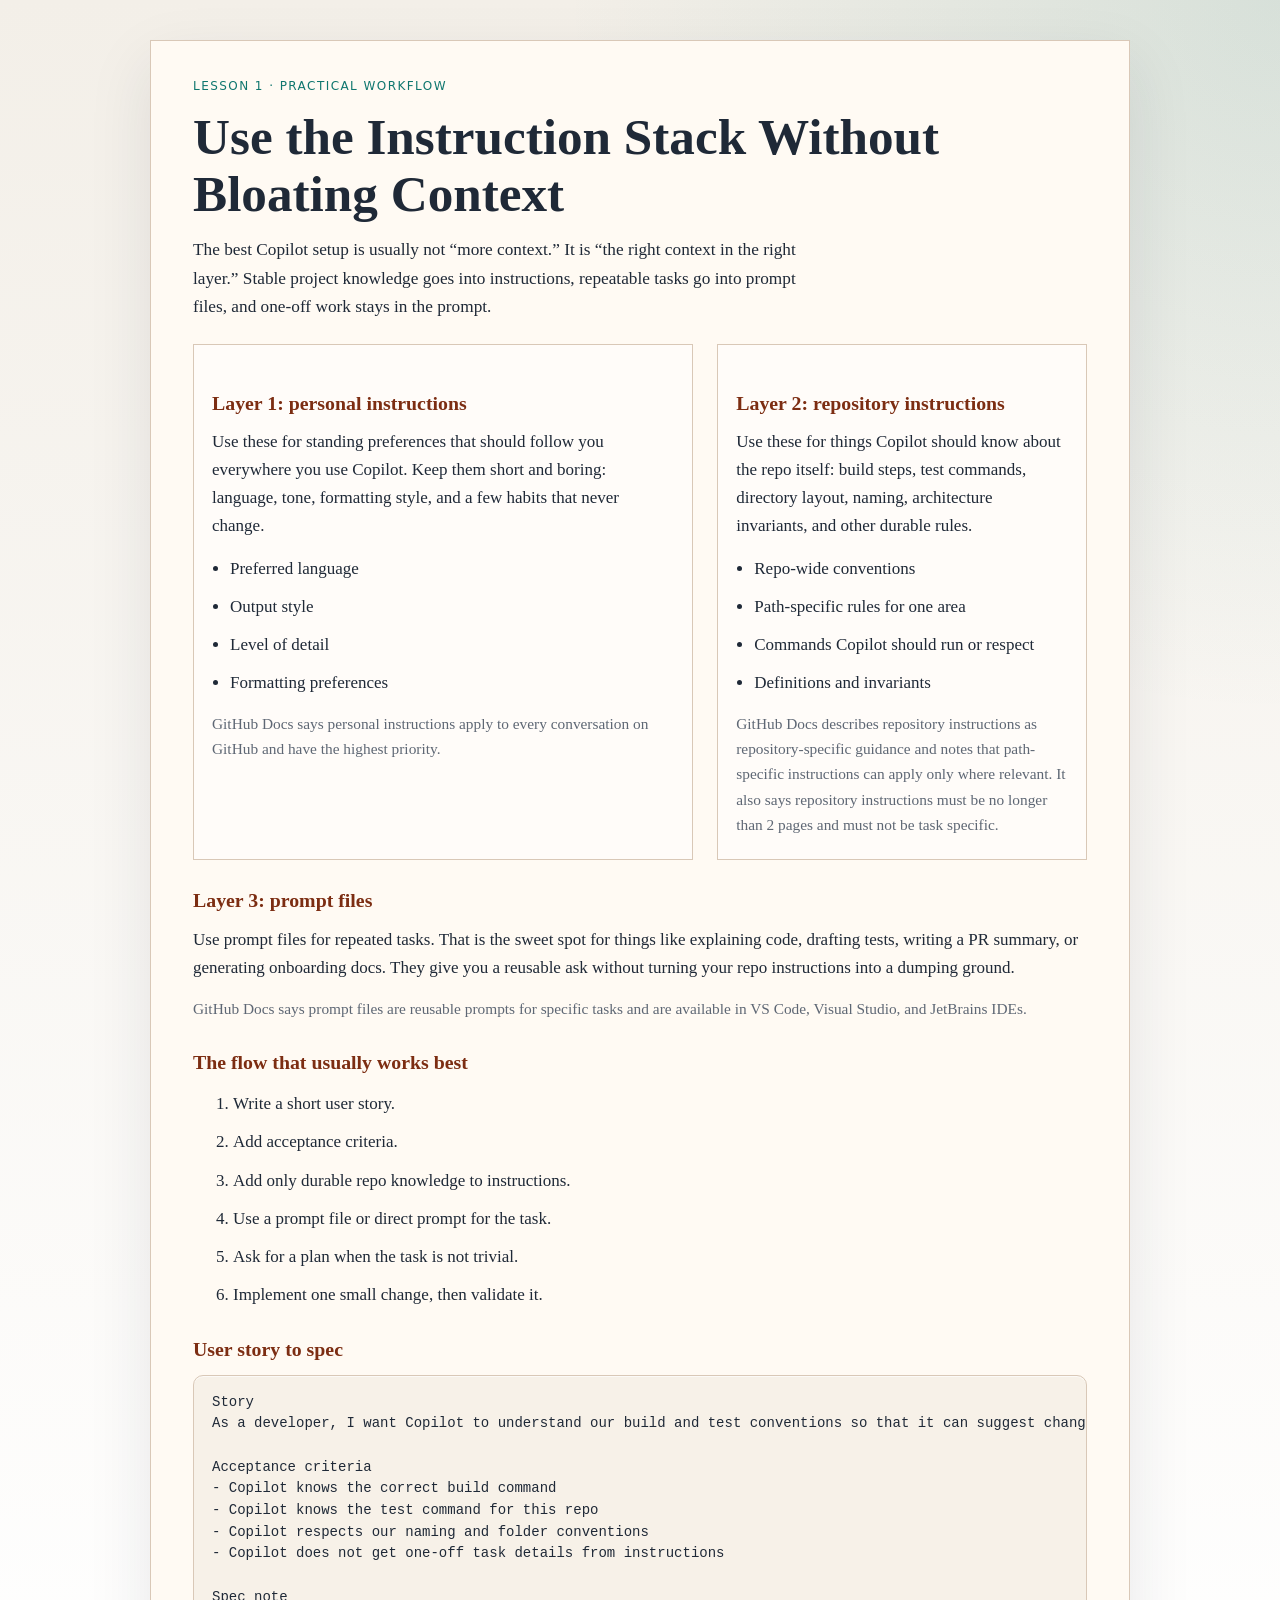
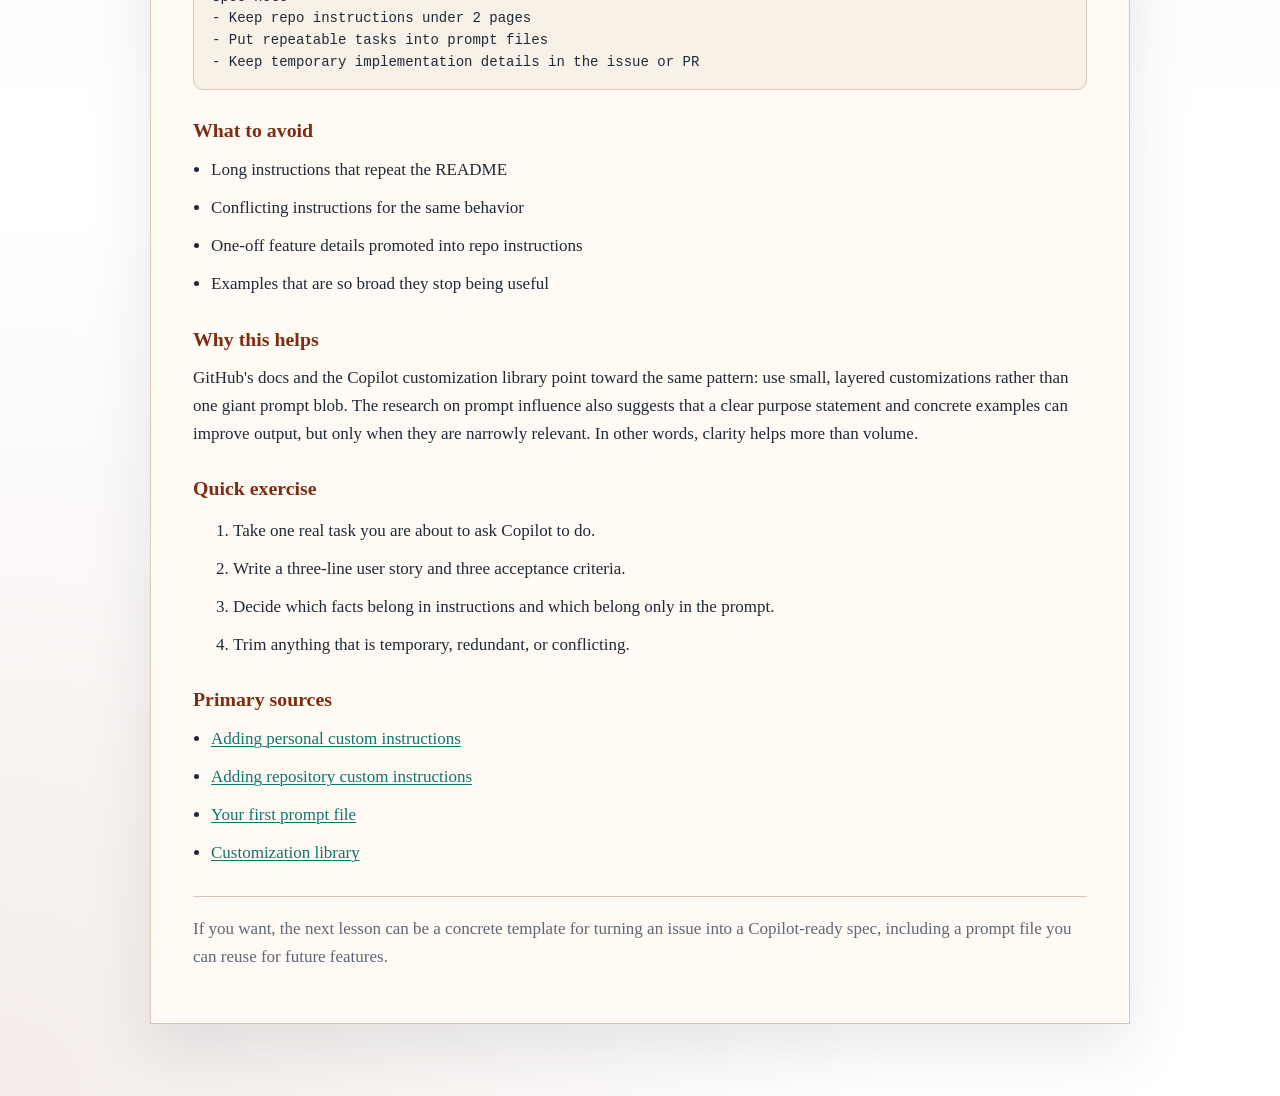
<file: learning/copilot-customization/lessons/0001-instruction-stack-and-spec-flow.html>
<!doctype html>
<html lang="en">
<head>
  <meta charset="utf-8" />
  <meta name="viewport" content="width=device-width, initial-scale=1" />
  <title>Instruction Stack and Spec Flow</title>
  <style>
    :root {
      color-scheme: light;
      --bg: #f3efe8;
      --card: #fffaf3;
      --text: #1f2937;
      --muted: #5e6774;
      --line: #d9c8b7;
      --accent: #0f766e;
      --accent-2: #7c2d12;
    }
    body {
      margin: 0;
      font: 17px/1.65 Georgia, "Times New Roman", serif;
      color: var(--text);
      background:
        radial-gradient(circle at top right, rgba(15,118,110,.12), transparent 24%),
        radial-gradient(circle at bottom left, rgba(124,45,18,.09), transparent 30%),
        linear-gradient(180deg, var(--bg), #ffffff 65%);
    }
    main { max-width: 980px; margin: 0 auto; padding: 40px 20px 72px; }
    article {
      background: var(--card);
      border: 1px solid var(--line);
      box-shadow: 0 24px 60px rgba(31, 41, 55, 0.10);
      padding: 38px 42px;
    }
    .eyebrow {
      text-transform: uppercase;
      letter-spacing: .12em;
      font: 12px/1.2 system-ui, sans-serif;
      color: var(--accent);
      margin: 0 0 16px;
    }
    h1, h2, h3 { line-height: 1.1; margin: 0 0 14px; }
    h1 { font-size: clamp(2.1rem, 4vw, 3.3rem); }
    h2 { font-size: 1.24rem; margin-top: 30px; color: var(--accent-2); }
    p { margin: 0 0 14px; }
    ul { margin: 0 0 14px 18px; padding: 0; }
    li { margin: 0 0 10px; }
    .lede { font-size: 1.08rem; max-width: 70ch; }
    .grid { display: grid; grid-template-columns: 1.15fr .85fr; gap: 24px; margin-top: 22px; }
    .panel {
      border: 1px solid var(--line);
      background: rgba(255,255,255,.56);
      padding: 18px 18px 8px;
    }
    .flow {
      display: grid;
      gap: 10px;
      margin: 14px 0 8px;
      padding: 0;
      list-style: none;
    }
    .flow li {
      border-left: 4px solid var(--accent);
      padding: 10px 14px;
      background: #fff;
    }
    pre {
      overflow: auto;
      background: #f7f1e8;
      color: var(--text);
      padding: 16px 18px;
      border-radius: 10px;
      border: 1px solid var(--line);
      box-shadow: inset 0 1px 0 rgba(255,255,255,.65);
      font: 14px/1.55 ui-monospace, SFMono-Regular, Consolas, "Liberation Mono", monospace;
    }
    code {
      font-family: ui-monospace, SFMono-Regular, Consolas, "Liberation Mono", monospace;
      font-size: .95em;
      background: #f4efe7;
      padding: 0 .25em;
      border-radius: 4px;
    }
    pre code { background: transparent; padding: 0; border-radius: 0; font-size: inherit; }
    .callout {
      border-top: 1px solid var(--line);
      margin-top: 28px;
      padding-top: 18px;
      color: var(--muted);
    }
    .small { color: var(--muted); font-size: .96rem; }
    a { color: var(--accent); text-decoration-thickness: 1px; text-underline-offset: 2px; }
    @media (max-width: 820px) {
      article { padding: 24px 18px; }
      .grid { grid-template-columns: 1fr; }
    }
    @media print {
      body { background: white; }
      article { box-shadow: none; border: none; padding: 0; }
      a { color: inherit; text-decoration: none; }
    }
  </style>
</head>
<body>
  <main>
    <article>
      <p class="eyebrow">Lesson 1 · Practical workflow</p>
      <h1>Use the Instruction Stack Without Bloating Context</h1>
      <p class="lede">The best Copilot setup is usually not “more context.” It is “the right context in the right layer.” Stable project knowledge goes into instructions, repeatable tasks go into prompt files, and one-off work stays in the prompt.</p>

      <div class="grid">
        <section class="panel">
          <h2>Layer 1: personal instructions</h2>
          <p>Use these for standing preferences that should follow you everywhere you use Copilot. Keep them short and boring: language, tone, formatting style, and a few habits that never change.</p>
          <ul>
            <li>Preferred language</li>
            <li>Output style</li>
            <li>Level of detail</li>
            <li>Formatting preferences</li>
          </ul>
          <p class="small">GitHub Docs says personal instructions apply to every conversation on GitHub and have the highest priority.</p>
        </section>

        <section class="panel">
          <h2>Layer 2: repository instructions</h2>
          <p>Use these for things Copilot should know about the repo itself: build steps, test commands, directory layout, naming, architecture invariants, and other durable rules.</p>
          <ul>
            <li>Repo-wide conventions</li>
            <li>Path-specific rules for one area</li>
            <li>Commands Copilot should run or respect</li>
            <li>Definitions and invariants</li>
          </ul>
          <p class="small">GitHub Docs describes repository instructions as repository-specific guidance and notes that path-specific instructions can apply only where relevant. It also says repository instructions must be no longer than 2 pages and must not be task specific.</p>
        </section>
      </div>

      <h2>Layer 3: prompt files</h2>
      <p>Use prompt files for repeated tasks. That is the sweet spot for things like explaining code, drafting tests, writing a PR summary, or generating onboarding docs. They give you a reusable ask without turning your repo instructions into a dumping ground.</p>
      <p class="small">GitHub Docs says prompt files are reusable prompts for specific tasks and are available in VS Code, Visual Studio, and JetBrains IDEs.</p>

      <h2>The flow that usually works best</h2>
      <ol>
        <li>Write a short user story.</li>
        <li>Add acceptance criteria.</li>
        <li>Add only durable repo knowledge to instructions.</li>
        <li>Use a prompt file or direct prompt for the task.</li>
        <li>Ask for a plan when the task is not trivial.</li>
        <li>Implement one small change, then validate it.</li>
      </ol>

      <h2>User story to spec</h2>
      <pre><code>Story
As a developer, I want Copilot to understand our build and test conventions so that it can suggest changes that pass the first review.

Acceptance criteria
- Copilot knows the correct build command
- Copilot knows the test command for this repo
- Copilot respects our naming and folder conventions
- Copilot does not get one-off task details from instructions

Spec note
- Keep repo instructions under 2 pages
- Put repeatable tasks into prompt files
- Keep temporary implementation details in the issue or PR</code></pre>

      <h2>What to avoid</h2>
      <ul>
        <li>Long instructions that repeat the README</li>
        <li>Conflicting instructions for the same behavior</li>
        <li>One-off feature details promoted into repo instructions</li>
        <li>Examples that are so broad they stop being useful</li>
      </ul>

      <h2>Why this helps</h2>
      <p>GitHub's docs and the Copilot customization library point toward the same pattern: use small, layered customizations rather than one giant prompt blob. The research on prompt influence also suggests that a clear purpose statement and concrete examples can improve output, but only when they are narrowly relevant. In other words, clarity helps more than volume.</p>

      <h2>Quick exercise</h2>
      <ol>
        <li>Take one real task you are about to ask Copilot to do.</li>
        <li>Write a three-line user story and three acceptance criteria.</li>
        <li>Decide which facts belong in instructions and which belong only in the prompt.</li>
        <li>Trim anything that is temporary, redundant, or conflicting.</li>
      </ol>

      <h2>Primary sources</h2>
      <ul>
        <li><a href="https://docs.github.com/en/copilot/how-tos/copilot-on-github/customize-copilot/add-custom-instructions/add-personal-instructions">Adding personal custom instructions</a></li>
        <li><a href="https://docs.github.com/en/copilot/how-tos/copilot-on-github/customize-copilot/add-custom-instructions/add-repository-instructions">Adding repository custom instructions</a></li>
        <li><a href="https://docs.github.com/en/copilot/tutorials/customization-library/prompt-files/your-first-prompt-file">Your first prompt file</a></li>
        <li><a href="https://docs.github.com/en/copilot/tutorials/customization-library">Customization library</a></li>
      </ul>

      <p class="callout">If you want, the next lesson can be a concrete template for turning an issue into a Copilot-ready spec, including a prompt file you can reuse for future features.</p>
    </article>
  </main>
</body>
</html>
</file>
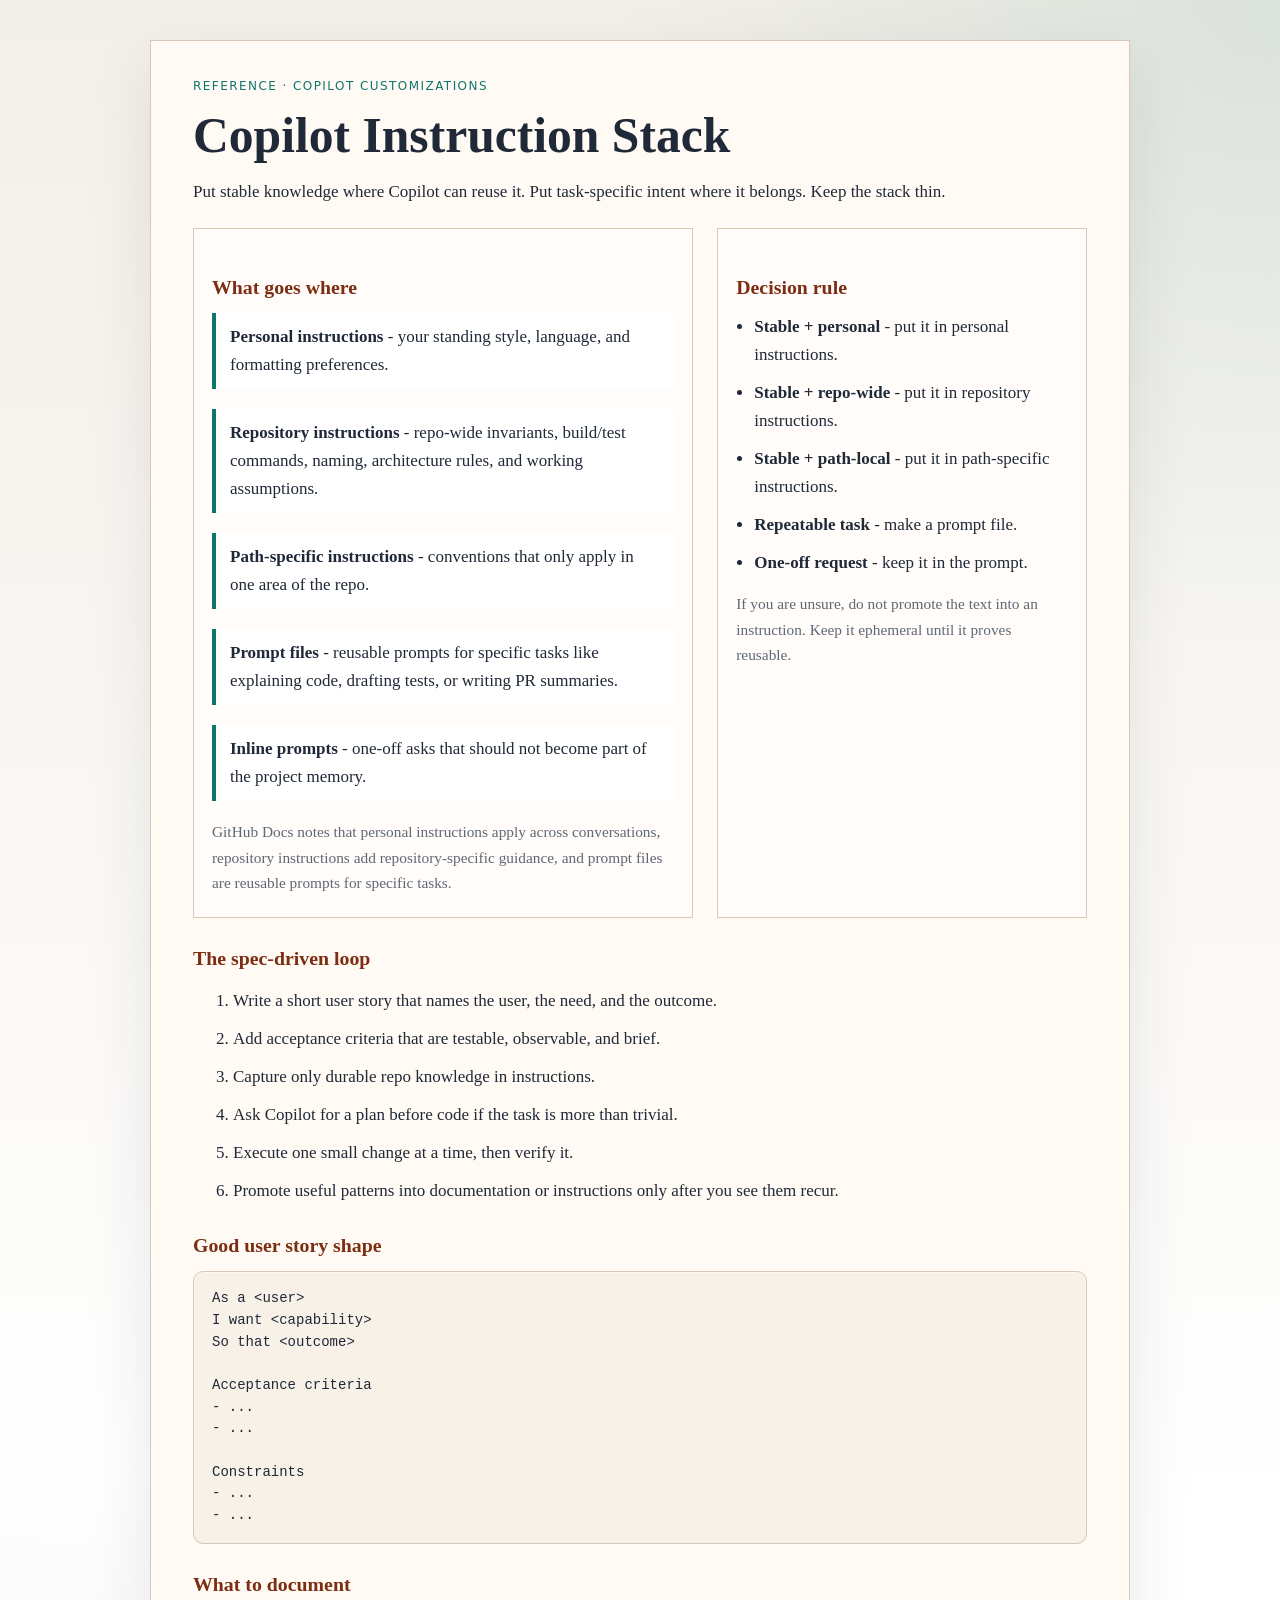
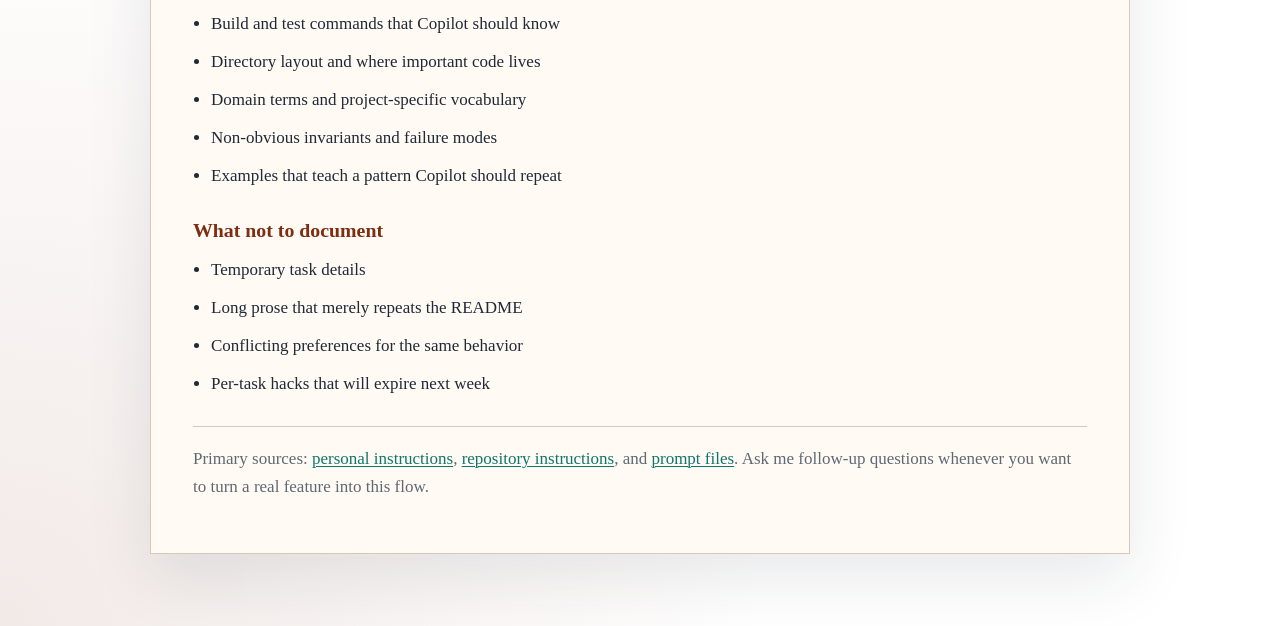
<file: learning/copilot-customization/reference/instruction-stack.html>
<!doctype html>
<html lang="en">
<head>
  <meta charset="utf-8" />
  <meta name="viewport" content="width=device-width, initial-scale=1" />
  <title>Copilot Instruction Stack</title>
  <style>
    :root {
      color-scheme: light;
      --bg: #f3efe8;
      --card: #fffaf3;
      --text: #1f2937;
      --muted: #5f6875;
      --line: #d9c8b7;
      --accent: #0f766e;
      --accent-2: #7c2d12;
    }
    body {
      margin: 0;
      font: 17px/1.65 Georgia, "Times New Roman", serif;
      color: var(--text);
      background:
        radial-gradient(circle at top right, rgba(15,118,110,.11), transparent 26%),
        radial-gradient(circle at bottom left, rgba(124,45,18,.10), transparent 30%),
        linear-gradient(180deg, var(--bg), #ffffff 68%);
    }
    main { max-width: 980px; margin: 0 auto; padding: 40px 20px 72px; }
    article {
      background: var(--card);
      border: 1px solid var(--line);
      box-shadow: 0 24px 60px rgba(31, 41, 55, 0.10);
      padding: 38px 42px;
    }
    .eyebrow {
      text-transform: uppercase;
      letter-spacing: .12em;
      font: 12px/1.2 system-ui, sans-serif;
      color: var(--accent);
      margin: 0 0 16px;
    }
    h1, h2, h3 { line-height: 1.1; margin: 0 0 14px; }
    h1 { font-size: clamp(2rem, 4vw, 3.1rem); }
    h2 { font-size: 1.24rem; margin-top: 30px; color: var(--accent-2); }
    p { margin: 0 0 14px; }
    ul { margin: 0 0 14px 18px; padding: 0; }
    li { margin: 0 0 10px; }
    .grid { display: grid; grid-template-columns: 1.15fr .85fr; gap: 24px; margin-top: 22px; }
    .panel {
      border: 1px solid var(--line);
      background: rgba(255,255,255,.56);
      padding: 18px 18px 8px;
    }
    .stack {
      display: grid;
      gap: 10px;
      margin: 14px 0 8px;
      padding: 0;
      list-style: none;
    }
    .stack li {
      border-left: 4px solid var(--accent);
      padding: 10px 14px;
      background: #fff;
    }
    .callout {
      border-top: 1px solid var(--line);
      margin-top: 28px;
      padding-top: 18px;
      color: var(--muted);
    }
    .small { color: var(--muted); font-size: .96rem; }
    code {
      font-family: ui-monospace, SFMono-Regular, Consolas, "Liberation Mono", monospace;
      font-size: .95em;
      background: #f4efe7;
      padding: 0 .25em;
      border-radius: 4px;
    }
    pre {
      overflow: auto;
      background: #f7f1e8;
      color: var(--text);
      padding: 16px 18px;
      border-radius: 10px;
      border: 1px solid var(--line);
      box-shadow: inset 0 1px 0 rgba(255,255,255,.65);
      font: 14px/1.55 ui-monospace, SFMono-Regular, Consolas, "Liberation Mono", monospace;
    }
    pre code { background: transparent; padding: 0; border-radius: 0; font-size: inherit; }
    a { color: var(--accent); text-decoration-thickness: 1px; text-underline-offset: 2px; }
    @media (max-width: 820px) {
      article { padding: 24px 18px; }
      .grid { grid-template-columns: 1fr; }
    }
    @media print {
      body { background: white; }
      article { box-shadow: none; border: none; padding: 0; }
      a { color: inherit; text-decoration: none; }
    }
  </style>
</head>
<body>
  <main>
    <article>
      <p class="eyebrow">Reference · Copilot customizations</p>
      <h1>Copilot Instruction Stack</h1>
      <p class="lede">Put stable knowledge where Copilot can reuse it. Put task-specific intent where it belongs. Keep the stack thin.</p>

      <div class="grid">
        <section class="panel">
          <h2>What goes where</h2>
          <ul class="stack">
            <li><strong>Personal instructions</strong> - your standing style, language, and formatting preferences.</li>
            <li><strong>Repository instructions</strong> - repo-wide invariants, build/test commands, naming, architecture rules, and working assumptions.</li>
            <li><strong>Path-specific instructions</strong> - conventions that only apply in one area of the repo.</li>
            <li><strong>Prompt files</strong> - reusable prompts for specific tasks like explaining code, drafting tests, or writing PR summaries.</li>
            <li><strong>Inline prompts</strong> - one-off asks that should not become part of the project memory.</li>
          </ul>
          <p class="small">GitHub Docs notes that personal instructions apply across conversations, repository instructions add repository-specific guidance, and prompt files are reusable prompts for specific tasks.</p>
        </section>

        <section class="panel">
          <h2>Decision rule</h2>
          <ul>
            <li><strong>Stable + personal</strong> - put it in personal instructions.</li>
            <li><strong>Stable + repo-wide</strong> - put it in repository instructions.</li>
            <li><strong>Stable + path-local</strong> - put it in path-specific instructions.</li>
            <li><strong>Repeatable task</strong> - make a prompt file.</li>
            <li><strong>One-off request</strong> - keep it in the prompt.</li>
          </ul>
          <p class="small">If you are unsure, do not promote the text into an instruction. Keep it ephemeral until it proves reusable.</p>
        </section>
      </div>

      <h2>The spec-driven loop</h2>
      <ol>
        <li>Write a short user story that names the user, the need, and the outcome.</li>
        <li>Add acceptance criteria that are testable, observable, and brief.</li>
        <li>Capture only durable repo knowledge in instructions.</li>
        <li>Ask Copilot for a plan before code if the task is more than trivial.</li>
        <li>Execute one small change at a time, then verify it.</li>
        <li>Promote useful patterns into documentation or instructions only after you see them recur.</li>
      </ol>

      <h2>Good user story shape</h2>
      <pre><code>As a &lt;user&gt;
I want &lt;capability&gt;
So that &lt;outcome&gt;

Acceptance criteria
- ...
- ...

Constraints
- ...
- ...</code></pre>

      <h2>What to document</h2>
      <ul>
        <li>Build and test commands that Copilot should know</li>
        <li>Directory layout and where important code lives</li>
        <li>Domain terms and project-specific vocabulary</li>
        <li>Non-obvious invariants and failure modes</li>
        <li>Examples that teach a pattern Copilot should repeat</li>
      </ul>

      <h2>What not to document</h2>
      <ul>
        <li>Temporary task details</li>
        <li>Long prose that merely repeats the README</li>
        <li>Conflicting preferences for the same behavior</li>
        <li>Per-task hacks that will expire next week</li>
      </ul>

      <p class="callout">Primary sources: <a href="https://docs.github.com/en/copilot/how-tos/copilot-on-github/customize-copilot/add-custom-instructions/add-personal-instructions">personal instructions</a>, <a href="https://docs.github.com/en/copilot/how-tos/copilot-on-github/customize-copilot/add-custom-instructions/add-repository-instructions">repository instructions</a>, and <a href="https://docs.github.com/en/copilot/tutorials/customization-library/prompt-files/your-first-prompt-file">prompt files</a>. Ask me follow-up questions whenever you want to turn a real feature into this flow.</p>
    </article>
  </main>
</body>
</html>
</file>
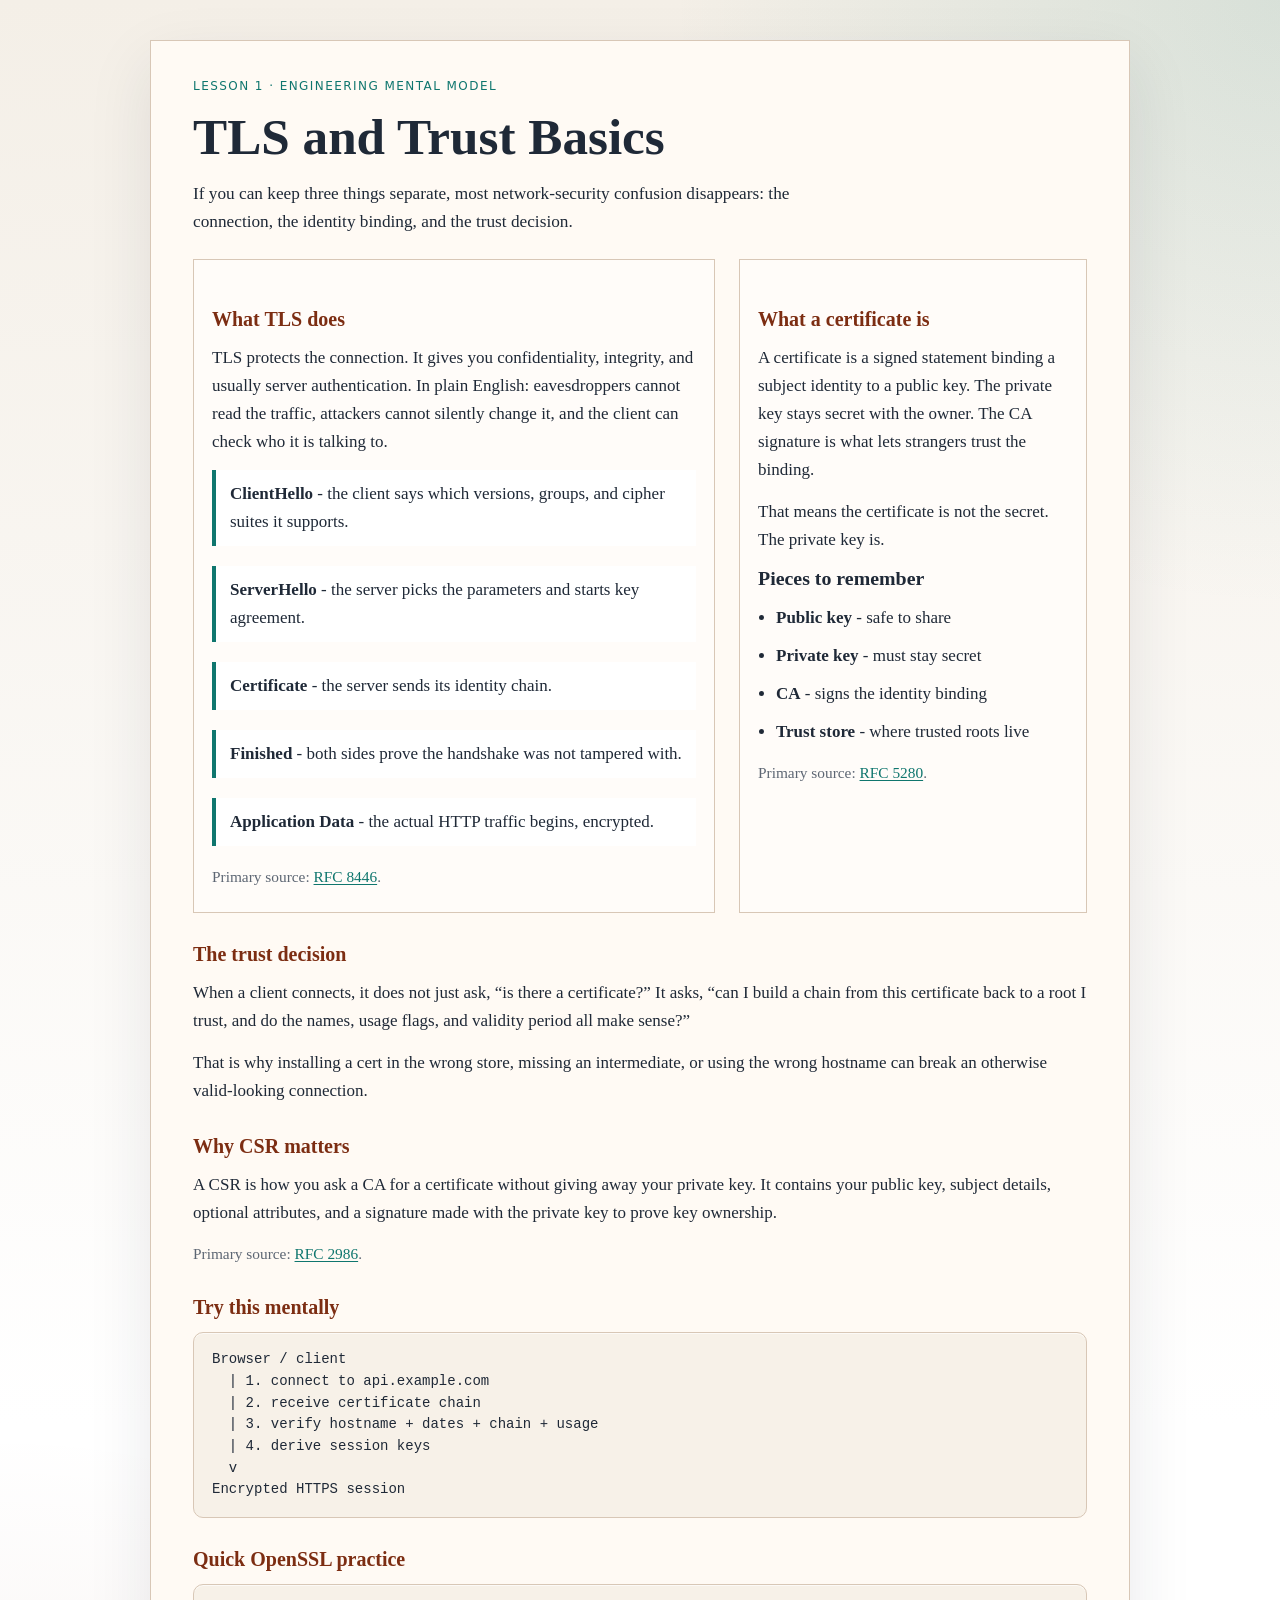
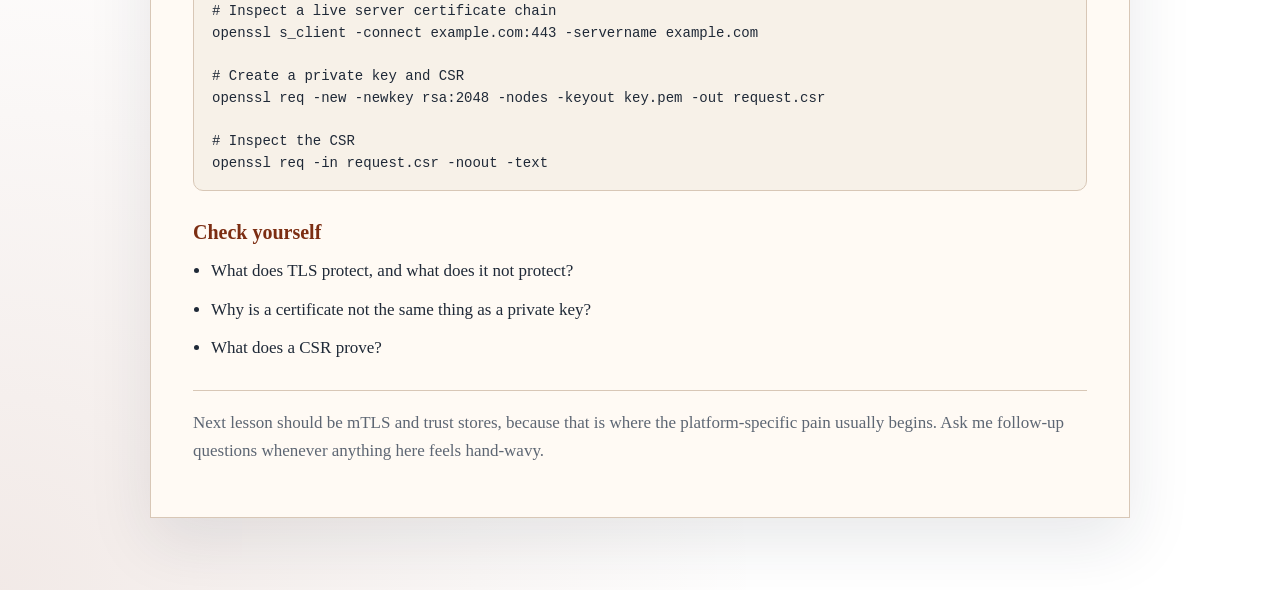
<file: learning/network-security/lessons/0001-tls-and-trust-basics.html>
<!doctype html>
<html lang="en">
<head>
  <meta charset="utf-8" />
  <meta name="viewport" content="width=device-width, initial-scale=1" />
  <title>TLS and Trust Basics</title>
  <style>
    :root {
      color-scheme: light;
      --bg: #f4efe7;
      --card: #fffaf4;
      --text: #1f2937;
      --muted: #5d6673;
      --line: #d8c7b6;
      --accent: #0f766e;
      --accent-2: #7c2d12;
    }
    body {
      margin: 0;
      font: 17px/1.65 Georgia, "Times New Roman", serif;
      color: var(--text);
      background:
        radial-gradient(circle at top right, rgba(15,118,110,.12), transparent 24%),
        radial-gradient(circle at bottom left, rgba(124,45,18,.10), transparent 30%),
        linear-gradient(180deg, var(--bg), #ffffff 65%);
    }
    main {
      max-width: 980px;
      margin: 0 auto;
      padding: 40px 20px 72px;
    }
    article {
      background: var(--card);
      border: 1px solid var(--line);
      box-shadow: 0 24px 60px rgba(31, 41, 55, 0.10);
      padding: 38px 42px;
    }
    .eyebrow {
      text-transform: uppercase;
      letter-spacing: .12em;
      font: 12px/1.2 system-ui, sans-serif;
      color: var(--accent);
      margin: 0 0 16px;
    }
    h1, h2, h3 { line-height: 1.1; margin: 0 0 14px; }
    h1 { font-size: clamp(2.1rem, 4vw, 3.2rem); }
    h2 { font-size: 1.25rem; margin-top: 30px; color: var(--accent-2); }
    p { margin: 0 0 14px; }
    .lede {
      font-size: 1.08rem;
      max-width: 70ch;
    }
    .grid {
      display: grid;
      grid-template-columns: 1.2fr .8fr;
      gap: 24px;
      margin-top: 22px;
    }
    .panel {
      border: 1px solid var(--line);
      background: rgba(255,255,255,.5);
      padding: 18px 18px 8px;
    }
    ul { margin: 0 0 14px 18px; padding: 0; }
    li { margin: 0 0 10px; }
    .flow {
      display: grid;
      gap: 10px;
      margin: 14px 0 8px;
      padding: 0;
      list-style: none;
    }
    .flow li {
      border-left: 4px solid var(--accent);
      padding: 10px 14px;
      background: #fff;
    }
    .callout {
      border-top: 1px solid var(--line);
      margin-top: 28px;
      padding-top: 18px;
      color: var(--muted);
    }
    a { color: var(--accent); text-decoration-thickness: 1px; text-underline-offset: 2px; }
    code {
      font-family: ui-monospace, SFMono-Regular, Consolas, "Liberation Mono", monospace;
      font-size: .95em;
      background: #f4efe7;
      padding: 0 .25em;
      border-radius: 4px;
    }
    pre {
      overflow: auto;
      background: #f7f1e8;
      color: var(--text);
      padding: 16px 18px;
      border-radius: 10px;
      border: 1px solid var(--line);
      box-shadow: inset 0 1px 0 rgba(255,255,255,.65);
      font: 14px/1.55 ui-monospace, SFMono-Regular, Consolas, "Liberation Mono", monospace;
    }
    pre code {
      background: transparent;
      color: inherit;
      padding: 0;
      border-radius: 0;
      font-size: inherit;
    }
    .small { color: var(--muted); font-size: .96rem; }
    @media (max-width: 820px) {
      article { padding: 24px 18px; }
      .grid { grid-template-columns: 1fr; }
    }
    @media print {
      body { background: white; }
      article { box-shadow: none; border: none; padding: 0; }
      a { color: inherit; text-decoration: none; }
    }
  </style>
</head>
<body>
  <main>
    <article>
      <p class="eyebrow">Lesson 1 · Engineering Mental Model</p>
      <h1>TLS and Trust Basics</h1>
      <p class="lede">If you can keep three things separate, most network-security confusion disappears: the connection, the identity binding, and the trust decision.</p>

      <div class="grid">
        <section class="panel">
          <h2>What TLS does</h2>
          <p>TLS protects the connection. It gives you confidentiality, integrity, and usually server authentication. In plain English: eavesdroppers cannot read the traffic, attackers cannot silently change it, and the client can check who it is talking to.</p>

          <ul class="flow">
            <li><strong>ClientHello</strong> - the client says which versions, groups, and cipher suites it supports.</li>
            <li><strong>ServerHello</strong> - the server picks the parameters and starts key agreement.</li>
            <li><strong>Certificate</strong> - the server sends its identity chain.</li>
            <li><strong>Finished</strong> - both sides prove the handshake was not tampered with.</li>
            <li><strong>Application Data</strong> - the actual HTTP traffic begins, encrypted.</li>
          </ul>
          <p class="small">Primary source: <a href="https://www.rfc-editor.org/rfc/rfc8446">RFC 8446</a>.</p>
        </section>

        <section class="panel">
          <h2>What a certificate is</h2>
          <p>A certificate is a signed statement binding a subject identity to a public key. The private key stays secret with the owner. The CA signature is what lets strangers trust the binding.</p>
          <p>That means the certificate is not the secret. The private key is.</p>

          <h3>Pieces to remember</h3>
          <ul>
            <li><strong>Public key</strong> - safe to share</li>
            <li><strong>Private key</strong> - must stay secret</li>
            <li><strong>CA</strong> - signs the identity binding</li>
            <li><strong>Trust store</strong> - where trusted roots live</li>
          </ul>
          <p class="small">Primary source: <a href="https://www.rfc-editor.org/rfc/rfc5280">RFC 5280</a>.</p>
        </section>
      </div>

      <h2>The trust decision</h2>
      <p>When a client connects, it does not just ask, “is there a certificate?” It asks, “can I build a chain from this certificate back to a root I trust, and do the names, usage flags, and validity period all make sense?”</p>
      <p>That is why installing a cert in the wrong store, missing an intermediate, or using the wrong hostname can break an otherwise valid-looking connection.</p>

      <h2>Why CSR matters</h2>
      <p>A CSR is how you ask a CA for a certificate without giving away your private key. It contains your public key, subject details, optional attributes, and a signature made with the private key to prove key ownership.</p>
      <p class="small">Primary source: <a href="https://www.rfc-editor.org/rfc/rfc2986">RFC 2986</a>.</p>

      <h2>Try this mentally</h2>
      <pre><code>Browser / client
  | 1. connect to api.example.com
  | 2. receive certificate chain
  | 3. verify hostname + dates + chain + usage
  | 4. derive session keys
  v
Encrypted HTTPS session</code></pre>

      <h2>Quick OpenSSL practice</h2>
      <pre><code># Inspect a live server certificate chain
openssl s_client -connect example.com:443 -servername example.com

# Create a private key and CSR
openssl req -new -newkey rsa:2048 -nodes -keyout key.pem -out request.csr

# Inspect the CSR
openssl req -in request.csr -noout -text</code></pre>

      <h2>Check yourself</h2>
      <ul>
        <li>What does TLS protect, and what does it not protect?</li>
        <li>Why is a certificate not the same thing as a private key?</li>
        <li>What does a CSR prove?</li>
      </ul>

      <p class="callout">Next lesson should be mTLS and trust stores, because that is where the platform-specific pain usually begins. Ask me follow-up questions whenever anything here feels hand-wavy.</p>
    </article>
  </main>
</body>
</html>
</file>
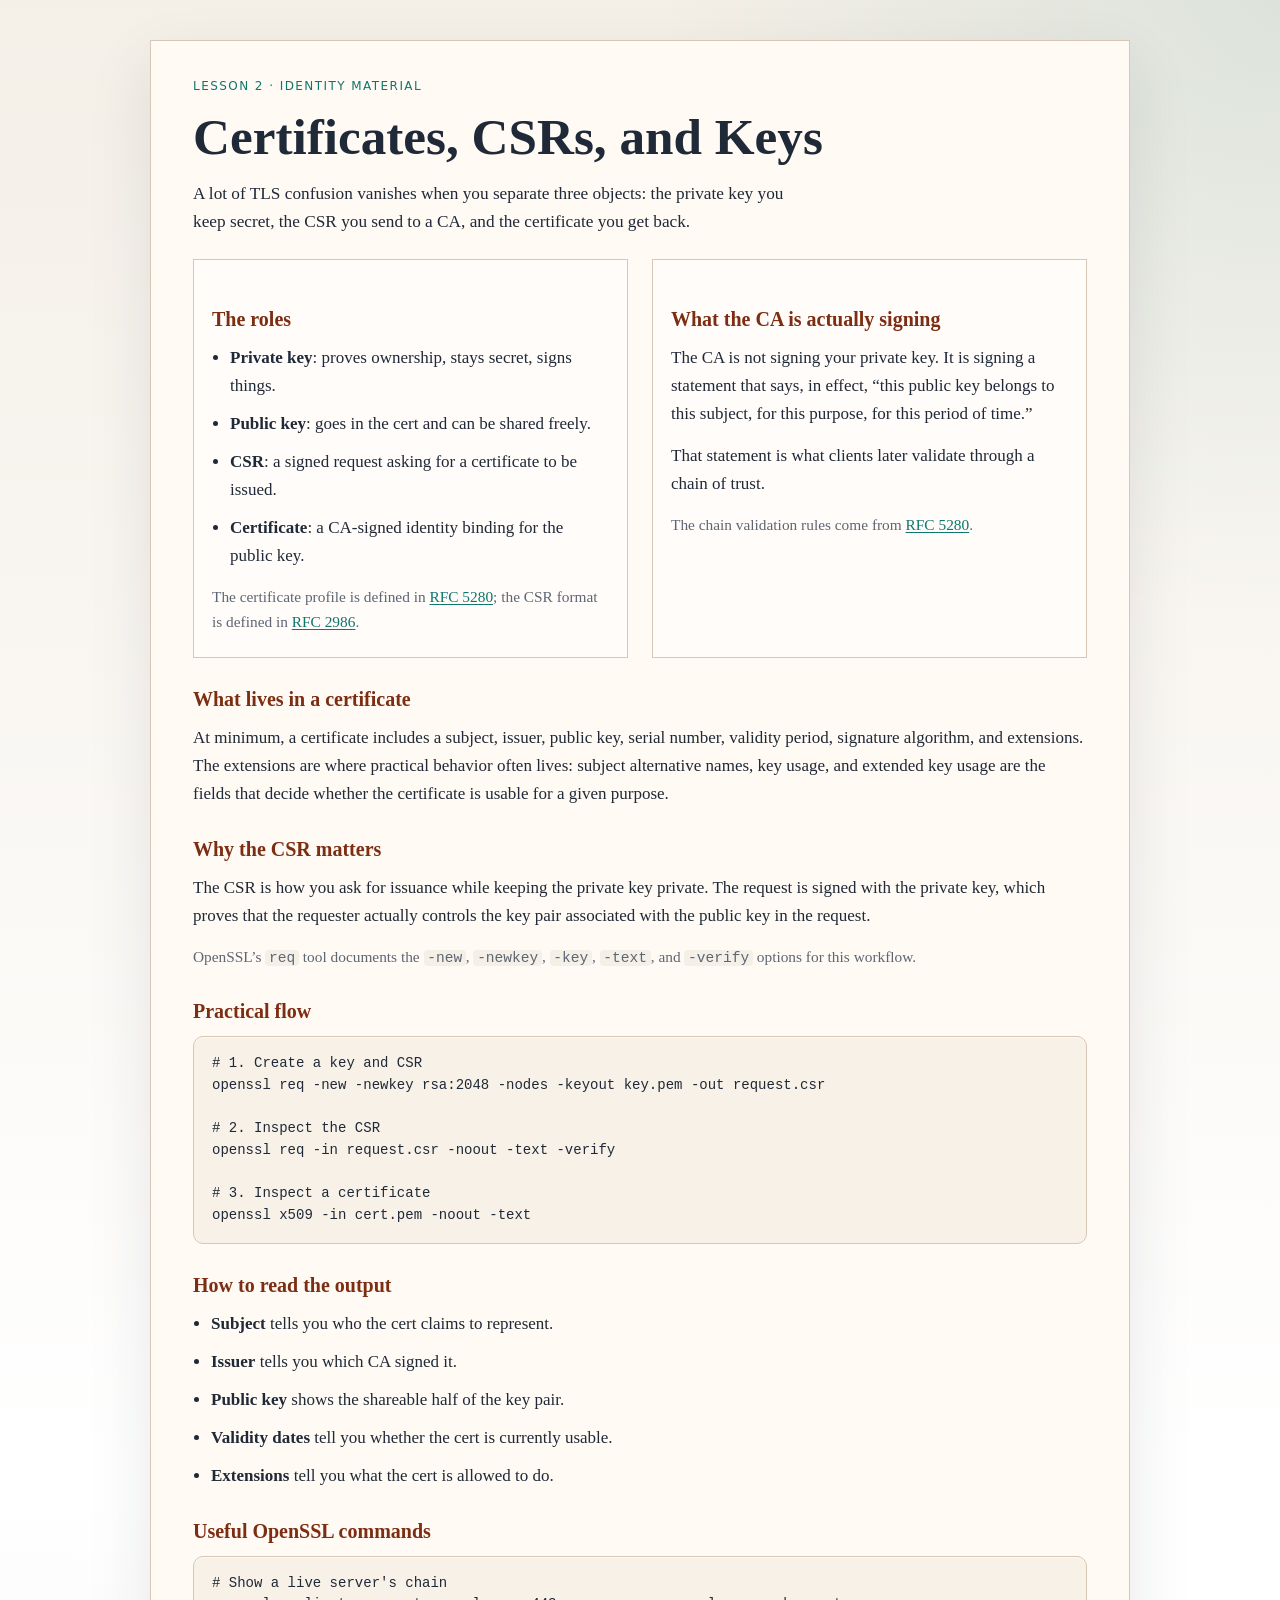
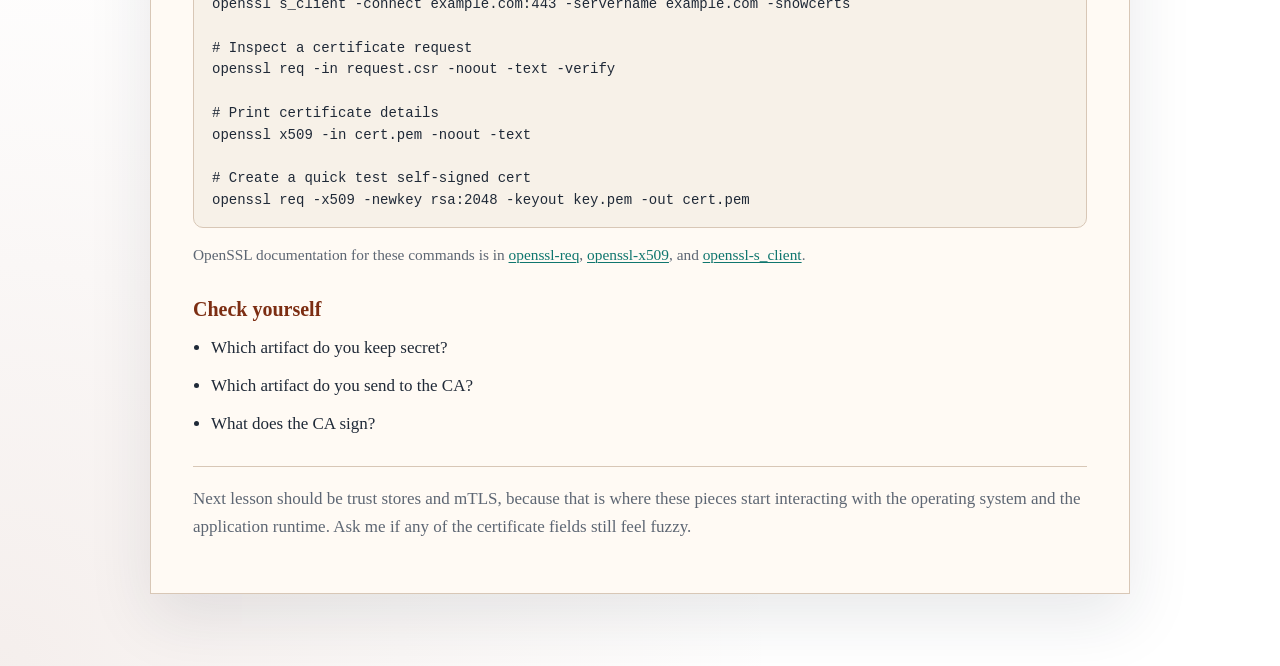
<file: learning/network-security/lessons/0002-certificates-csrs-and-keys.html>
<!doctype html>
<html lang="en">
<head>
  <meta charset="utf-8" />
  <meta name="viewport" content="width=device-width, initial-scale=1" />
  <title>Certificates, CSRs, and Keys</title>
  <style>
    :root {
      color-scheme: light;
      --bg: #f4efe7;
      --card: #fffaf4;
      --text: #1f2937;
      --muted: #5d6673;
      --line: #d8c7b6;
      --accent: #0f766e;
      --accent-2: #7c2d12;
    }
    body {
      margin: 0;
      font: 17px/1.65 Georgia, "Times New Roman", serif;
      color: var(--text);
      background:
        radial-gradient(circle at top right, rgba(15,118,110,.10), transparent 24%),
        radial-gradient(circle at bottom left, rgba(124,45,18,.08), transparent 30%),
        linear-gradient(180deg, var(--bg), #ffffff 65%);
    }
    main {
      max-width: 980px;
      margin: 0 auto;
      padding: 40px 20px 72px;
    }
    article {
      background: var(--card);
      border: 1px solid var(--line);
      box-shadow: 0 24px 60px rgba(31, 41, 55, 0.10);
      padding: 38px 42px;
    }
    .eyebrow {
      text-transform: uppercase;
      letter-spacing: .12em;
      font: 12px/1.2 system-ui, sans-serif;
      color: var(--accent);
      margin: 0 0 16px;
    }
    h1, h2, h3 { line-height: 1.1; margin: 0 0 14px; }
    h1 { font-size: clamp(2.1rem, 4vw, 3.2rem); }
    h2 { font-size: 1.25rem; margin-top: 30px; color: var(--accent-2); }
    p { margin: 0 0 14px; }
    .lede { font-size: 1.08rem; max-width: 72ch; }
    .grid {
      display: grid;
      grid-template-columns: 1fr 1fr;
      gap: 24px;
      margin-top: 22px;
    }
    .panel {
      border: 1px solid var(--line);
      background: rgba(255,255,255,.55);
      padding: 18px 18px 8px;
    }
    ul { margin: 0 0 14px 18px; padding: 0; }
    li { margin: 0 0 10px; }
    a { color: var(--accent); text-decoration-thickness: 1px; text-underline-offset: 2px; }
    code {
      font-family: ui-monospace, SFMono-Regular, Consolas, "Liberation Mono", monospace;
      font-size: .95em;
      background: #f4efe7;
      padding: 0 .25em;
      border-radius: 4px;
    }
    pre {
      overflow: auto;
      background: #f7f1e8;
      color: var(--text);
      padding: 16px 18px;
      border-radius: 10px;
      border: 1px solid var(--line);
      box-shadow: inset 0 1px 0 rgba(255,255,255,.65);
      font: 14px/1.55 ui-monospace, SFMono-Regular, Consolas, "Liberation Mono", monospace;
    }
    pre code {
      background: transparent;
      color: inherit;
      padding: 0;
      border-radius: 0;
      font-size: inherit;
    }
    .small { color: var(--muted); font-size: .96rem; }
    .callout {
      border-top: 1px solid var(--line);
      margin-top: 28px;
      padding-top: 18px;
      color: var(--muted);
    }
    @media (max-width: 820px) {
      article { padding: 24px 18px; }
      .grid { grid-template-columns: 1fr; }
    }
    @media print {
      body { background: white; }
      article { box-shadow: none; border: none; padding: 0; }
      a { color: inherit; text-decoration: none; }
    }
  </style>
</head>
<body>
  <main>
    <article>
      <p class="eyebrow">Lesson 2 · Identity Material</p>
      <h1>Certificates, CSRs, and Keys</h1>
      <p class="lede">A lot of TLS confusion vanishes when you separate three objects: the private key you keep secret, the CSR you send to a CA, and the certificate you get back.</p>

      <div class="grid">
        <section class="panel">
          <h2>The roles</h2>
          <ul>
            <li><strong>Private key</strong>: proves ownership, stays secret, signs things.</li>
            <li><strong>Public key</strong>: goes in the cert and can be shared freely.</li>
            <li><strong>CSR</strong>: a signed request asking for a certificate to be issued.</li>
            <li><strong>Certificate</strong>: a CA-signed identity binding for the public key.</li>
          </ul>
          <p class="small">The certificate profile is defined in <a href="https://www.rfc-editor.org/rfc/rfc5280">RFC 5280</a>; the CSR format is defined in <a href="https://www.rfc-editor.org/rfc/rfc2986">RFC 2986</a>.</p>
        </section>

        <section class="panel">
          <h2>What the CA is actually signing</h2>
          <p>The CA is not signing your private key. It is signing a statement that says, in effect, “this public key belongs to this subject, for this purpose, for this period of time.”</p>
          <p>That statement is what clients later validate through a chain of trust.</p>
          <p class="small">The chain validation rules come from <a href="https://www.rfc-editor.org/rfc/rfc5280">RFC 5280</a>.</p>
        </section>
      </div>

      <h2>What lives in a certificate</h2>
      <p>At minimum, a certificate includes a subject, issuer, public key, serial number, validity period, signature algorithm, and extensions. The extensions are where practical behavior often lives: subject alternative names, key usage, and extended key usage are the fields that decide whether the certificate is usable for a given purpose.</p>

      <h2>Why the CSR matters</h2>
      <p>The CSR is how you ask for issuance while keeping the private key private. The request is signed with the private key, which proves that the requester actually controls the key pair associated with the public key in the request.</p>
      <p class="small">OpenSSL’s <code>req</code> tool documents the <code>-new</code>, <code>-newkey</code>, <code>-key</code>, <code>-text</code>, and <code>-verify</code> options for this workflow.</p>

      <h2>Practical flow</h2>
      <pre><code># 1. Create a key and CSR
openssl req -new -newkey rsa:2048 -nodes -keyout key.pem -out request.csr

# 2. Inspect the CSR
openssl req -in request.csr -noout -text -verify

# 3. Inspect a certificate
openssl x509 -in cert.pem -noout -text</code></pre>

      <h2>How to read the output</h2>
      <ul>
        <li><strong>Subject</strong> tells you who the cert claims to represent.</li>
        <li><strong>Issuer</strong> tells you which CA signed it.</li>
        <li><strong>Public key</strong> shows the shareable half of the key pair.</li>
        <li><strong>Validity dates</strong> tell you whether the cert is currently usable.</li>
        <li><strong>Extensions</strong> tell you what the cert is allowed to do.</li>
      </ul>

      <h2>Useful OpenSSL commands</h2>
      <pre><code># Show a live server's chain
openssl s_client -connect example.com:443 -servername example.com -showcerts

# Inspect a certificate request
openssl req -in request.csr -noout -text -verify

# Print certificate details
openssl x509 -in cert.pem -noout -text

# Create a quick test self-signed cert
openssl req -x509 -newkey rsa:2048 -keyout key.pem -out cert.pem</code></pre>

      <p class="small">OpenSSL documentation for these commands is in <a href="https://docs.openssl.org/3.0/man1/openssl-req/">openssl-req</a>, <a href="https://docs.openssl.org/3.0/man1/openssl-x509/">openssl-x509</a>, and <a href="https://docs.openssl.org/3.0/man1/openssl-s_client/">openssl-s_client</a>.</p>

      <h2>Check yourself</h2>
      <ul>
        <li>Which artifact do you keep secret?</li>
        <li>Which artifact do you send to the CA?</li>
        <li>What does the CA sign?</li>
      </ul>

      <p class="callout">Next lesson should be trust stores and mTLS, because that is where these pieces start interacting with the operating system and the application runtime. Ask me if any of the certificate fields still feel fuzzy.</p>
    </article>
  </main>
</body>
</html>
</file>
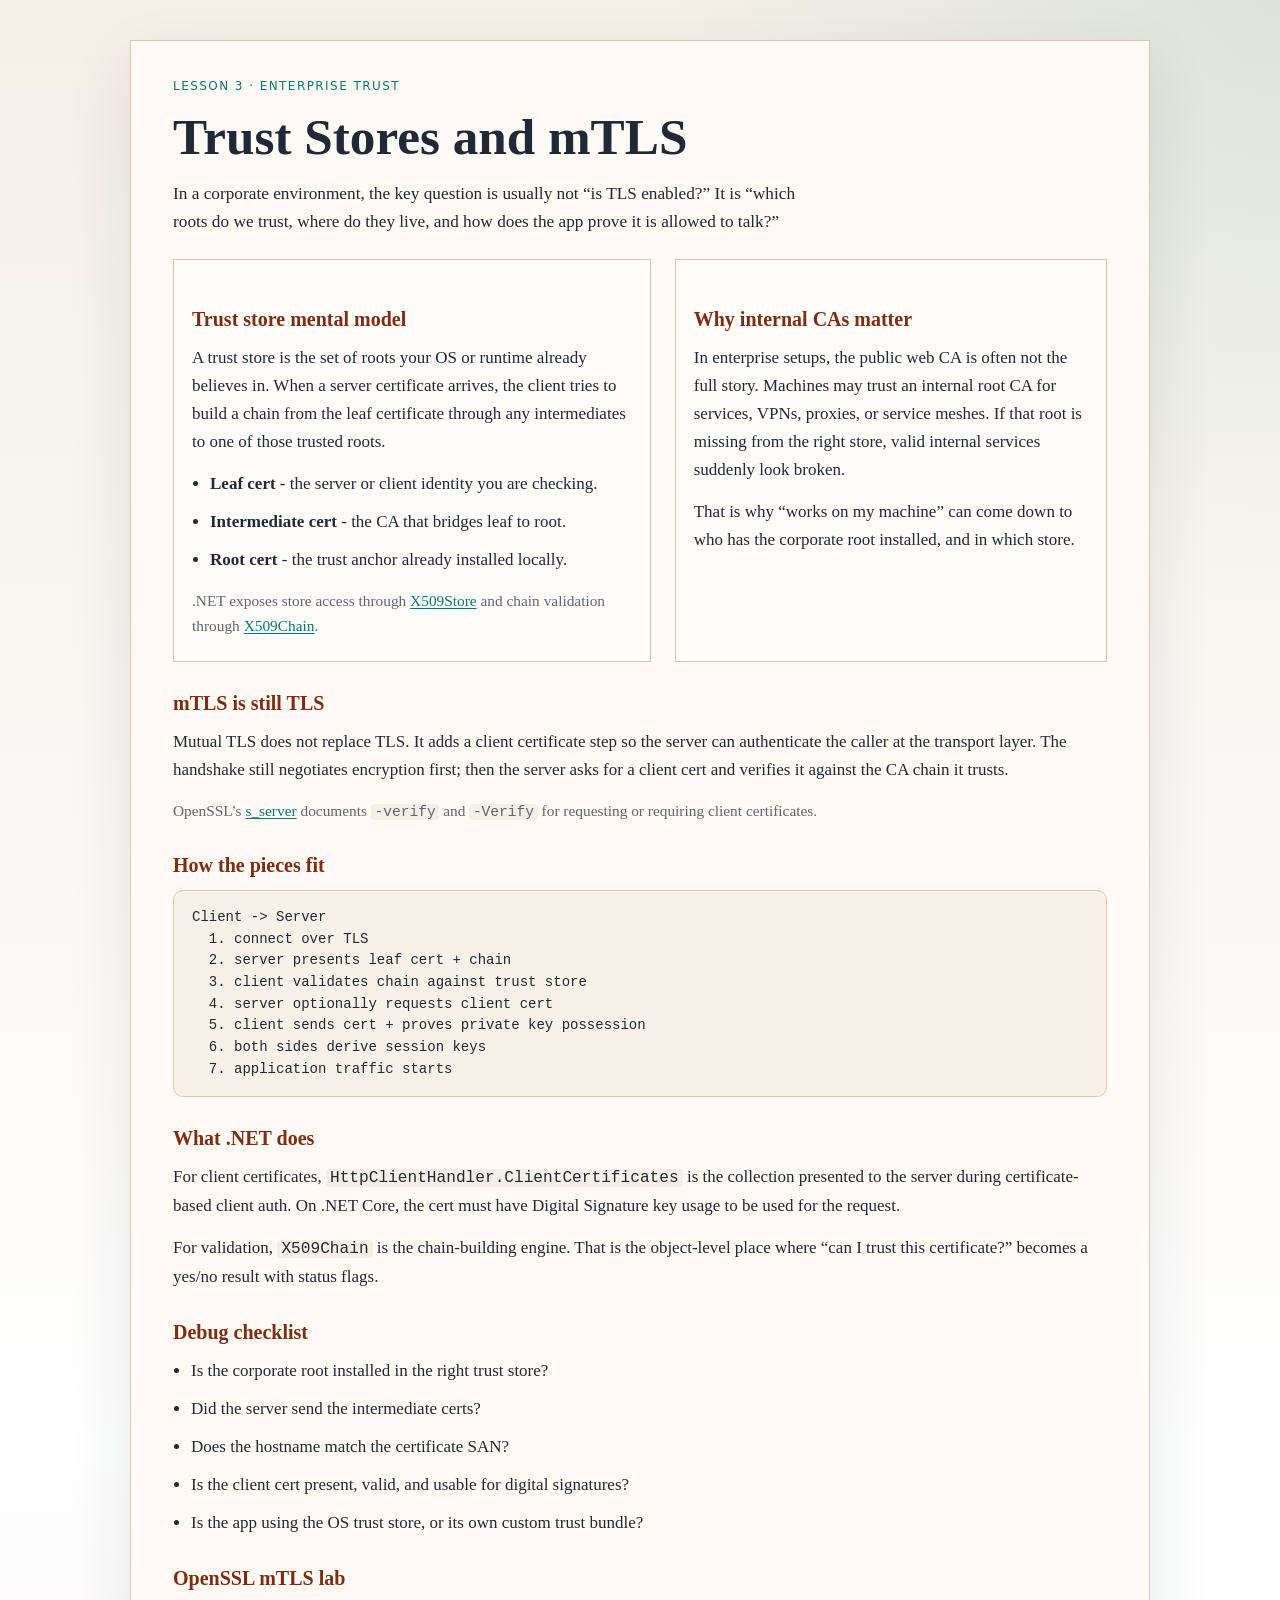
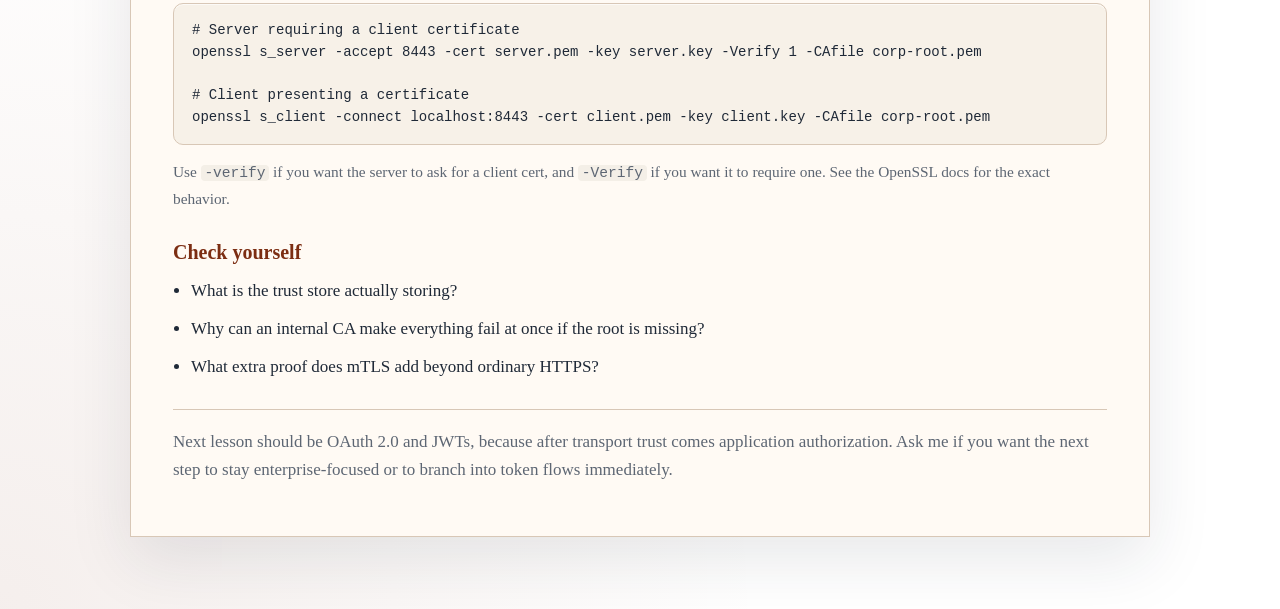
<file: learning/network-security/lessons/0003-trust-stores-and-mtls.html>
<!doctype html>
<html lang="en">
<head>
  <meta charset="utf-8" />
  <meta name="viewport" content="width=device-width, initial-scale=1" />
  <title>Trust Stores and mTLS</title>
  <style>
    :root {
      color-scheme: light;
      --bg: #f4efe7;
      --card: #fffaf4;
      --text: #1f2937;
      --muted: #5d6673;
      --line: #d8c7b6;
      --accent: #0f766e;
      --accent-2: #7c2d12;
    }
    body {
      margin: 0;
      font: 17px/1.65 Georgia, "Times New Roman", serif;
      color: var(--text);
      background:
        radial-gradient(circle at top right, rgba(15,118,110,.10), transparent 24%),
        radial-gradient(circle at bottom left, rgba(124,45,18,.08), transparent 30%),
        linear-gradient(180deg, var(--bg), #ffffff 65%);
    }
    main {
      max-width: 1020px;
      margin: 0 auto;
      padding: 40px 20px 72px;
    }
    article {
      background: var(--card);
      border: 1px solid var(--line);
      box-shadow: 0 24px 60px rgba(31, 41, 55, 0.10);
      padding: 38px 42px;
    }
    .eyebrow {
      text-transform: uppercase;
      letter-spacing: .12em;
      font: 12px/1.2 system-ui, sans-serif;
      color: var(--accent);
      margin: 0 0 16px;
    }
    h1, h2, h3 { line-height: 1.1; margin: 0 0 14px; }
    h1 { font-size: clamp(2.1rem, 4vw, 3.2rem); }
    h2 { font-size: 1.25rem; margin-top: 30px; color: var(--accent-2); }
    p { margin: 0 0 14px; }
    .lede { font-size: 1.08rem; max-width: 74ch; }
    .grid {
      display: grid;
      grid-template-columns: 1.05fr .95fr;
      gap: 24px;
      margin-top: 22px;
    }
    .panel {
      border: 1px solid var(--line);
      background: rgba(255,255,255,.55);
      padding: 18px 18px 8px;
    }
    ul { margin: 0 0 14px 18px; padding: 0; }
    li { margin: 0 0 10px; }
    a { color: var(--accent); text-decoration-thickness: 1px; text-underline-offset: 2px; }
    code {
      font-family: ui-monospace, SFMono-Regular, Consolas, "Liberation Mono", monospace;
      font-size: .95em;
      background: #f4efe7;
      padding: 0 .25em;
      border-radius: 4px;
    }
    pre {
      overflow: auto;
      background: #f7f1e8;
      color: var(--text);
      padding: 16px 18px;
      border-radius: 10px;
      border: 1px solid var(--line);
      box-shadow: inset 0 1px 0 rgba(255,255,255,.65);
      font: 14px/1.55 ui-monospace, SFMono-Regular, Consolas, "Liberation Mono", monospace;
    }
    pre code {
      background: transparent;
      color: inherit;
      padding: 0;
      border-radius: 0;
      font-size: inherit;
    }
    .small { color: var(--muted); font-size: .96rem; }
    .callout {
      border-top: 1px solid var(--line);
      margin-top: 28px;
      padding-top: 18px;
      color: var(--muted);
    }
    @media (max-width: 860px) {
      article { padding: 24px 18px; }
      .grid { grid-template-columns: 1fr; }
    }
    @media print {
      body { background: white; }
      article { box-shadow: none; border: none; padding: 0; }
      a { color: inherit; text-decoration: none; }
    }
  </style>
</head>
<body>
  <main>
    <article>
      <p class="eyebrow">Lesson 3 · Enterprise Trust</p>
      <h1>Trust Stores and mTLS</h1>
      <p class="lede">In a corporate environment, the key question is usually not “is TLS enabled?” It is “which roots do we trust, where do they live, and how does the app prove it is allowed to talk?”</p>

      <div class="grid">
        <section class="panel">
          <h2>Trust store mental model</h2>
          <p>A trust store is the set of roots your OS or runtime already believes in. When a server certificate arrives, the client tries to build a chain from the leaf certificate through any intermediates to one of those trusted roots.</p>
          <ul>
            <li><strong>Leaf cert</strong> - the server or client identity you are checking.</li>
            <li><strong>Intermediate cert</strong> - the CA that bridges leaf to root.</li>
            <li><strong>Root cert</strong> - the trust anchor already installed locally.</li>
          </ul>
          <p class="small">.NET exposes store access through <a href="https://learn.microsoft.com/en-us/dotnet/api/system.security.cryptography.x509certificates.x509store?view=net-9.0">X509Store</a> and chain validation through <a href="https://learn.microsoft.com/en-us/dotnet/api/system.security.cryptography.x509certificates.x509chain?view=net-9.0">X509Chain</a>.</p>
        </section>

        <section class="panel">
          <h2>Why internal CAs matter</h2>
          <p>In enterprise setups, the public web CA is often not the full story. Machines may trust an internal root CA for services, VPNs, proxies, or service meshes. If that root is missing from the right store, valid internal services suddenly look broken.</p>
          <p>That is why “works on my machine” can come down to who has the corporate root installed, and in which store.</p>
        </section>
      </div>

      <h2>mTLS is still TLS</h2>
      <p>Mutual TLS does not replace TLS. It adds a client certificate step so the server can authenticate the caller at the transport layer. The handshake still negotiates encryption first; then the server asks for a client cert and verifies it against the CA chain it trusts.</p>
      <p class="small">OpenSSL’s <a href="https://docs.openssl.org/3.0/man1/openssl-s_server/">s_server</a> documents <code>-verify</code> and <code>-Verify</code> for requesting or requiring client certificates.</p>

      <h2>How the pieces fit</h2>
      <pre><code>Client -> Server
  1. connect over TLS
  2. server presents leaf cert + chain
  3. client validates chain against trust store
  4. server optionally requests client cert
  5. client sends cert + proves private key possession
  6. both sides derive session keys
  7. application traffic starts</code></pre>

      <h2>What .NET does</h2>
      <p>For client certificates, <code>HttpClientHandler.ClientCertificates</code> is the collection presented to the server during certificate-based client auth. On .NET Core, the cert must have Digital Signature key usage to be used for the request.</p>
      <p>For validation, <code>X509Chain</code> is the chain-building engine. That is the object-level place where “can I trust this certificate?” becomes a yes/no result with status flags.</p>

      <h2>Debug checklist</h2>
      <ul>
        <li>Is the corporate root installed in the right trust store?</li>
        <li>Did the server send the intermediate certs?</li>
        <li>Does the hostname match the certificate SAN?</li>
        <li>Is the client cert present, valid, and usable for digital signatures?</li>
        <li>Is the app using the OS trust store, or its own custom trust bundle?</li>
      </ul>

      <h2>OpenSSL mTLS lab</h2>
      <pre><code># Server requiring a client certificate
openssl s_server -accept 8443 -cert server.pem -key server.key -Verify 1 -CAfile corp-root.pem

# Client presenting a certificate
openssl s_client -connect localhost:8443 -cert client.pem -key client.key -CAfile corp-root.pem</code></pre>

      <p class="small">Use <code>-verify</code> if you want the server to ask for a client cert, and <code>-Verify</code> if you want it to require one. See the OpenSSL docs for the exact behavior.</p>

      <h2>Check yourself</h2>
      <ul>
        <li>What is the trust store actually storing?</li>
        <li>Why can an internal CA make everything fail at once if the root is missing?</li>
        <li>What extra proof does mTLS add beyond ordinary HTTPS?</li>
      </ul>

      <p class="callout">Next lesson should be OAuth 2.0 and JWTs, because after transport trust comes application authorization. Ask me if you want the next step to stay enterprise-focused or to branch into token flows immediately.</p>
    </article>
  </main>
</body>
</html>
</file>
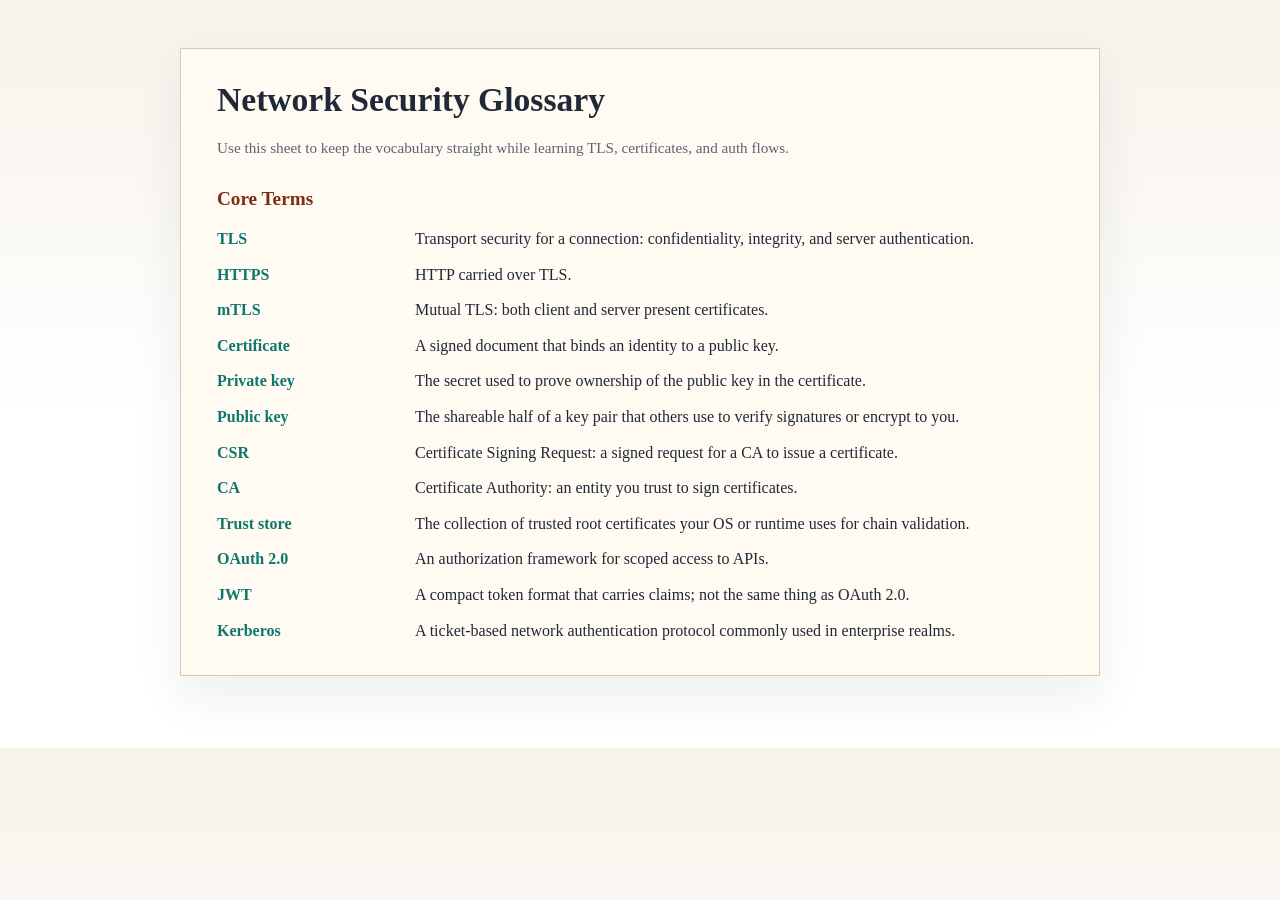
<file: learning/network-security/reference/network-security-glossary.html>
<!doctype html>
<html lang="en">
<head>
  <meta charset="utf-8" />
  <meta name="viewport" content="width=device-width, initial-scale=1" />
  <title>Network Security Glossary</title>
  <style>
    :root {
      color-scheme: light;
      --bg: #f7f2ea;
      --paper: #fffaf2;
      --text: #1f2937;
      --muted: #5b6472;
      --line: #d8c9b8;
      --accent: #0f766e;
      --accent-2: #7c2d12;
    }
    body {
      margin: 0;
      font: 16px/1.6 Georgia, "Times New Roman", serif;
      color: var(--text);
      background: linear-gradient(180deg, var(--bg), #ffffff 55%);
    }
    main {
      max-width: 920px;
      margin: 0 auto;
      padding: 48px 24px 72px;
    }
    article {
      background: var(--paper);
      border: 1px solid var(--line);
      box-shadow: 0 20px 45px rgba(31, 41, 55, 0.08);
      padding: 32px 36px;
    }
    h1, h2 {
      line-height: 1.15;
      margin: 0 0 16px;
    }
    h1 { font-size: 2.1rem; }
    h2 { font-size: 1.2rem; margin-top: 28px; color: var(--accent-2); }
    p { margin: 0 0 14px; }
    dl { margin: 0; display: grid; grid-template-columns: 180px 1fr; gap: 10px 18px; }
    dt { font-weight: 700; color: var(--accent); }
    dd { margin: 0; }
    .hint { color: var(--muted); font-size: 0.95rem; }
    @media (max-width: 720px) {
      article { padding: 24px 18px; }
      dl { grid-template-columns: 1fr; }
    }
  </style>
</head>
<body>
  <main>
    <article>
      <h1>Network Security Glossary</h1>
      <p class="hint">Use this sheet to keep the vocabulary straight while learning TLS, certificates, and auth flows.</p>

      <h2>Core Terms</h2>
      <dl>
        <dt>TLS</dt>
        <dd>Transport security for a connection: confidentiality, integrity, and server authentication.</dd>

        <dt>HTTPS</dt>
        <dd>HTTP carried over TLS.</dd>

        <dt>mTLS</dt>
        <dd>Mutual TLS: both client and server present certificates.</dd>

        <dt>Certificate</dt>
        <dd>A signed document that binds an identity to a public key.</dd>

        <dt>Private key</dt>
        <dd>The secret used to prove ownership of the public key in the certificate.</dd>

        <dt>Public key</dt>
        <dd>The shareable half of a key pair that others use to verify signatures or encrypt to you.</dd>

        <dt>CSR</dt>
        <dd>Certificate Signing Request: a signed request for a CA to issue a certificate.</dd>

        <dt>CA</dt>
        <dd>Certificate Authority: an entity you trust to sign certificates.</dd>

        <dt>Trust store</dt>
        <dd>The collection of trusted root certificates your OS or runtime uses for chain validation.</dd>

        <dt>OAuth 2.0</dt>
        <dd>An authorization framework for scoped access to APIs.</dd>

        <dt>JWT</dt>
        <dd>A compact token format that carries claims; not the same thing as OAuth 2.0.</dd>

        <dt>Kerberos</dt>
        <dd>A ticket-based network authentication protocol commonly used in enterprise realms.</dd>
      </dl>
    </article>
  </main>
</body>
</html>
</file>
